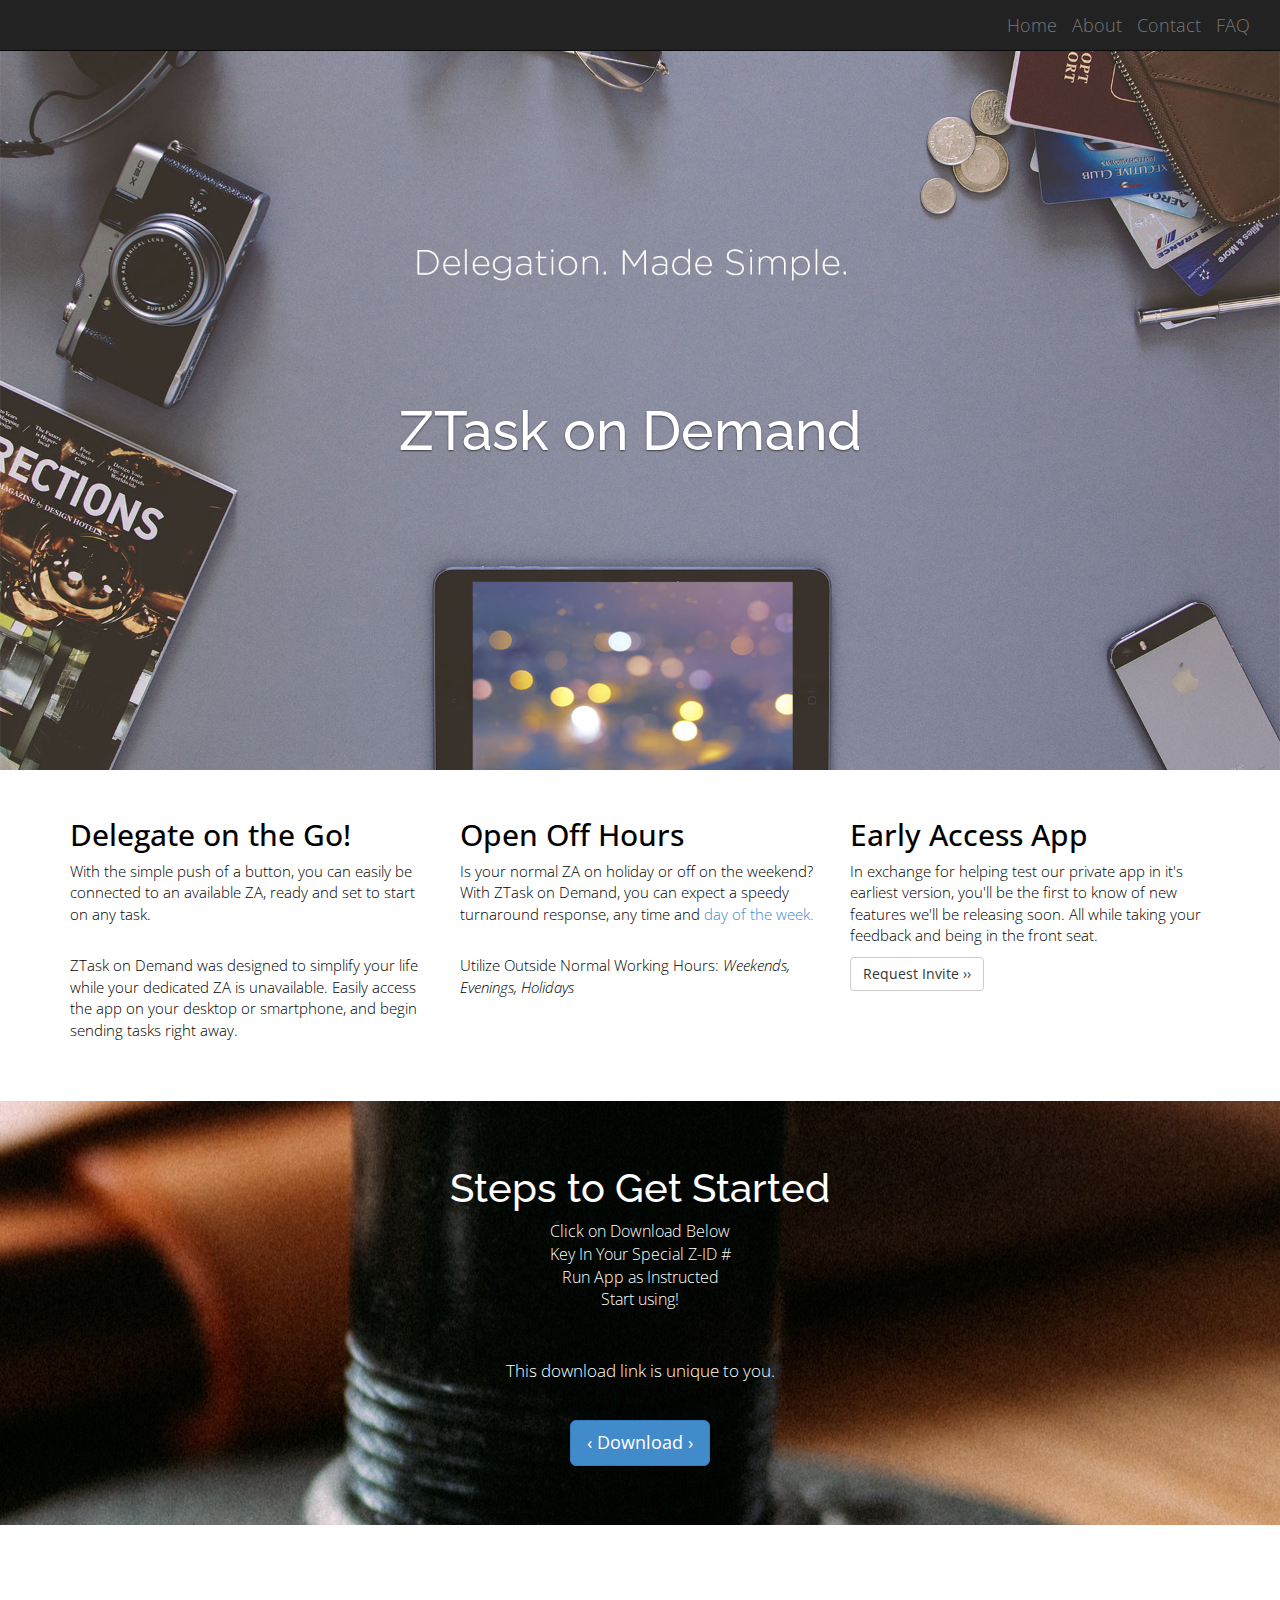
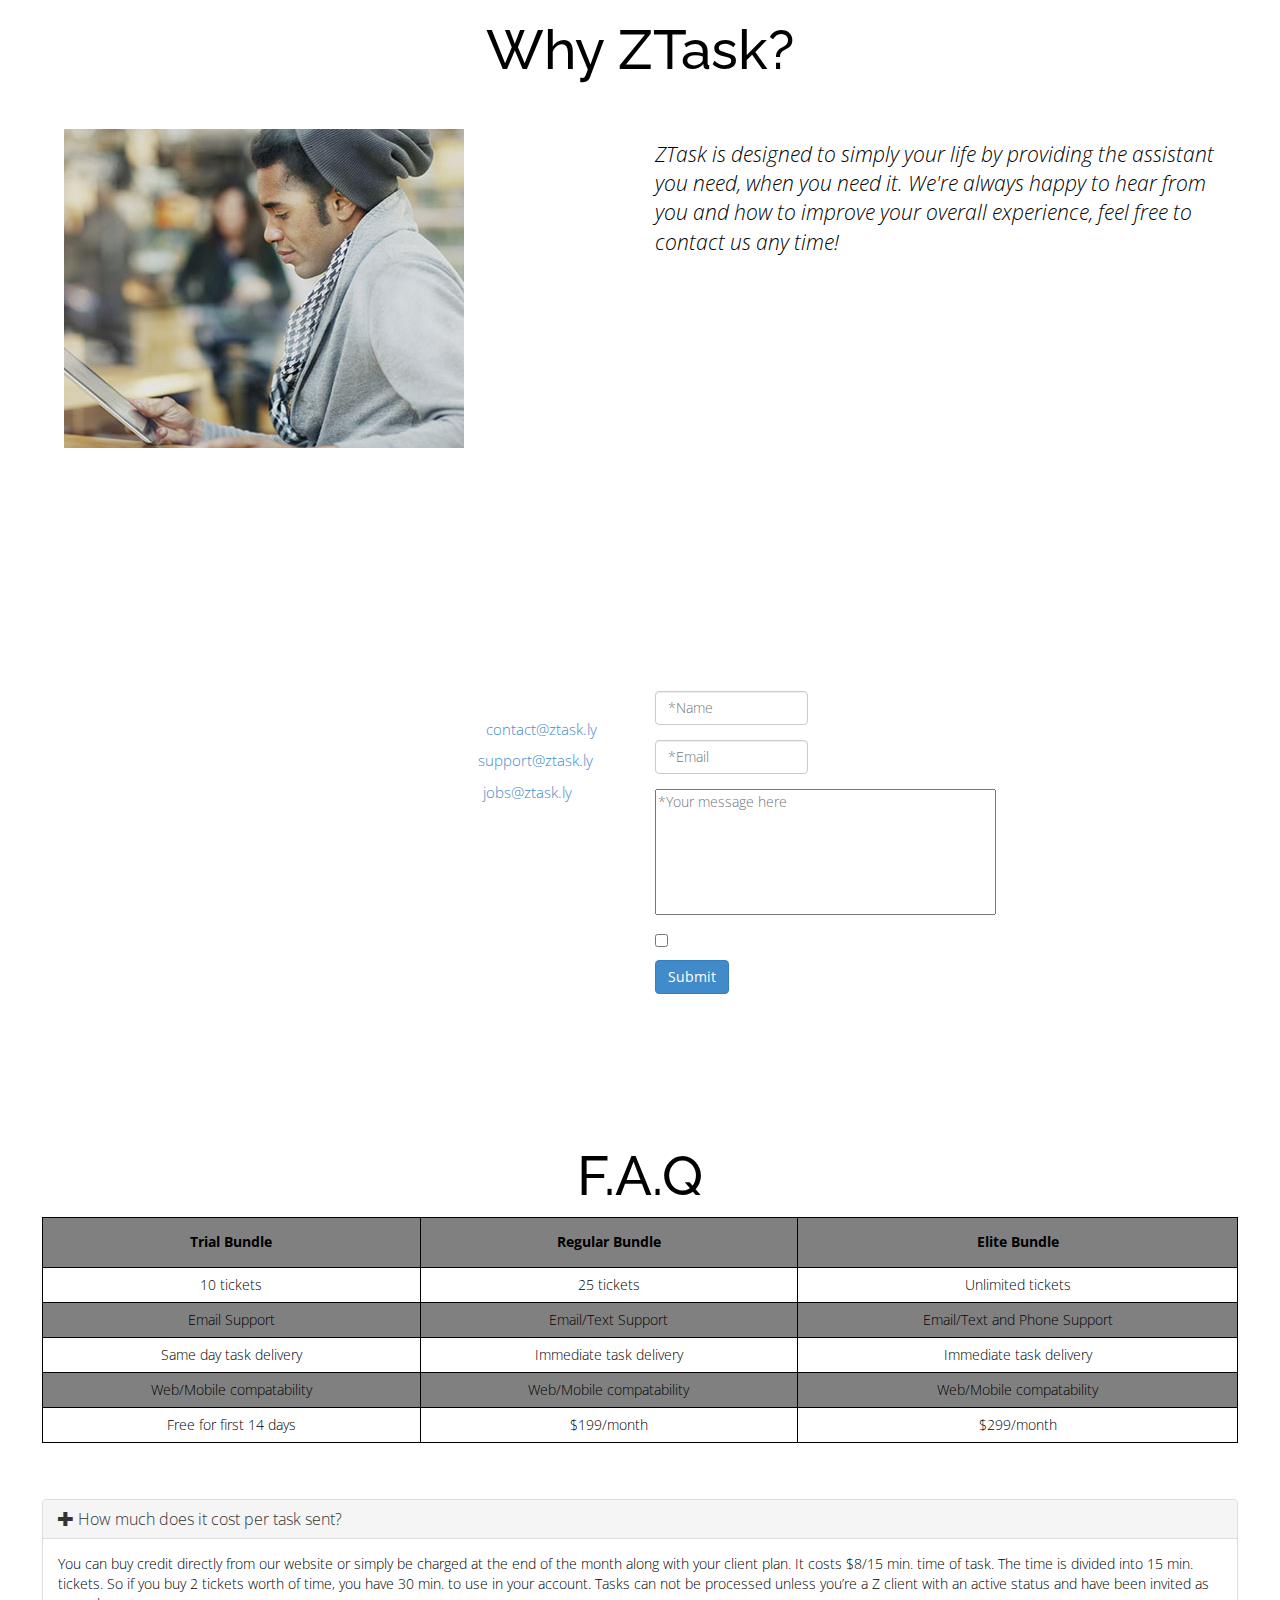
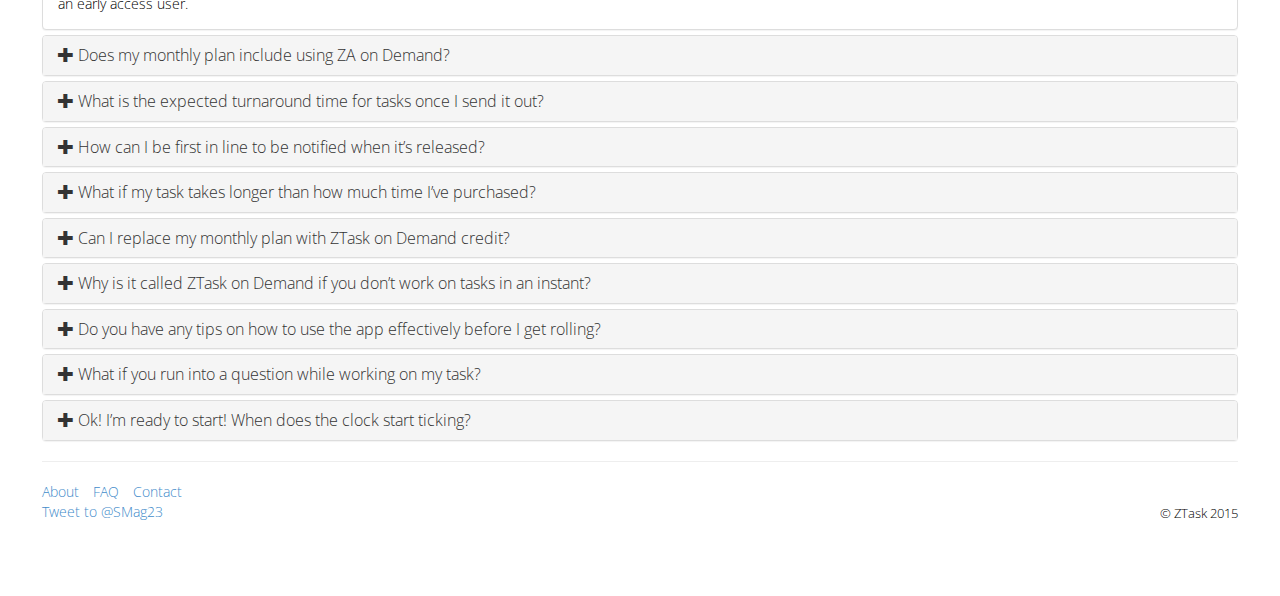
<file: index.html>
<!DOCTYPE html>
<html lang="en">
  <head>
    <meta charset="utf-8">
    <meta http-equiv="X-UA-Compatible" content="IE=edge">
    <meta name="viewport" content="width=device-width, initial-scale=1.0">
    <meta name="description" content="">
    <meta name="author" content="">
    <link rel="shortcut icon" href="favicon.png">

    <title>Delegation. Made Simple.</title>

    <!-- Bootstrap core CSS -->
    <link href="css/bootstrap.css" rel="stylesheet">

    <!-- Custom styles for this template -->
    <link href="styles.css" rel="stylesheet">

    <link href='http://fonts.googleapis.com/css?family=Open+Sans:400,300' rel='stylesheet' type='text/css'>
    <link href='http://fonts.googleapis.com/css?family=Raleway:100' rel='stylesheet' type='text/css'>
  
    <!-- Just for debugging purposes. Don't actually copy this line! -->
    <!--[if lt IE 9]><script src="../../docs-assets/js/ie8-responsive-file-warning.js"></script><![endif]-->

    <!-- HTML5 shim and Respond.js IE8 support of HTML5 elements and media queries -->
    <!--[if lt IE 9]>
      <script src="https://oss.maxcdn.com/libs/html5shiv/3.7.0/html5shiv.js"></script>
      <script src="https://oss.maxcdn.com/libs/respond.js/1.3.0/respond.min.js"></script>
    <![endif]-->
    <style>
      ul {
        list-style-type: none;
        margin: 0;
        padding: 0;
      }

      textarea {
              color: black;
      }


    </style>
  </head>

  <body data-spy="scroll" data-target="#navbar">
   
  <nav>   <!--navbar starts here-->
    <nav id="navbar" class="navbar navbar-inverse navbar-fixed-top" role="navigation">
      <div class="container-fluid">
        <div class="navbar-header">
          <button type="button" class="navbar-toggle" data-toggle="collapse" data-target=".navbar-collapse">
            <span class="sr-only">Toggle navigation</span>
            <span class="icon-bar"></span>
            <span class="icon-bar"></span>
            <span class="icon-bar"></span>
          </button>
          <div class="navbar-collapse collapse">
            <ul class="nav navbar-nav">
              <li><a class="navbar-brand" href="#home"> Home </a></li>
              <li><a class="navbar-brand" href="#about"> About </a></li>
              <li><a class="navbar-brand" href="#contact"> Contact </a></li>
              <li><a class="navbar-brand" href="#faq"> FAQ </a></li>
            </ul>
          </div>
        </div>
      </div>
    </div> 
  </nav><!--navbar ends here-->

  <div class="container" id="home">
  </div>
    
  <div id="carousel-example-generic" class="carousel slide" data-ride="carousel">

    <!-- Wrapper for slides -->
    <div class="carousel-inner" role="listbox">
      <div class="item active">
        <img src="img/homepage2.jpg" alt="img/homepage2.jpg" class="img-responsive">
        <div class="carousel-caption hidden-xs">
          <h1 class="brandname-text">ZTask on Demand</h1>
        </div>
      </div>
    </div>
  </div>




    <div class="container">
      <!-- Example row of columns -->
      <div class="row">
        <div class="col-md-4">
          <h2>Delegate on the Go!</h2>
          <p>With the simple push of a button, you can easily be connected to an available ZA, ready and set to start on any task.</p>
          <br>
           <p>ZTask on Demand was designed to simplify your life while your dedicated ZA is unavailable. Easily access the app on your desktop or smartphone, and begin sending tasks right away.</p>
           <br>
        </div>
        <div class="col-md-4">
          <h2>Open Off Hours</h2>
          <p>Is your normal ZA on holiday or off on the weekend? With ZTask on Demand, you can expect a speedy turnaround response, any time and <a href="#" title="6 am - 9 pm EST" data-placement="bottom" id="mytooltip">day of the week.</a></p>
          <br>
          <p>Utilize Outside Normal Working Hours: <em>Weekends, Evenings, Holidays</em></p>
       </div>
        <div class="col-md-4">
          <h2>Early Access App</h2>
          <p>In exchange for helping test our private app in it's earliest version, you'll be the first to know of new features we'll be releasing soon. All while taking your feedback and being in the front seat.</p>
          <p>
            <a class="btn btn-default" href="#contact" title="Limited Time Only" data-placement="bottom" data-toggle="tooltip" role="button">Request Invite &rsaquo;&rsaquo;</a>
          </p>
        </div>
      </div>
    </div>

    <div class="download-box">
      <div class="container">
        <div class="row">
          <div class="col-xs-12 col-md-8 col-centered">
            <section>
              <h1>Steps to Get Started</h1>
                <ul>
                  <li>Click on Download Below</li>
                  <li>Key In Your Special Z-ID #</li>
                  <li>Run App as Instructed</li>
                  <li>Start using!</li>
                </ul>
                <br>
                <p>This download link is unique to you.</p>
              <p>
                <a class="btn btn-primary btn-lg" role="button" type="button" data-toggle="modal" data-target=".bs-example-modal-lg">&lsaquo; Download &rsaquo;</a>
                <div class="modal fade bs-example-modal-lg" tabindex="-1" role="dialog" aria-labelledby="myLargeModalLabel" aria-hidden="true" data-backdrop="static" data-keyboard="false" style="display: none;">
                  <div class="modal-dialog modal-lg">
                    <div class="modal-content">
                      <div class="modal-header">
                        <button type="button" class="close" data-dismiss="modal" aria-label="Close"><span aria-hidden="true">&times;</span></button>
                        <h4 class="modal-title" id="exampleModalLabel"> Official Resume</h4>
                      </div>
                      <div class="modal-body">
                        <iframe id="modalframe" src="img/sampleresume.pdf"></iframe>
                      </div>
                    </div>
                  </div>
                </div>
              </p>    
            </section>
          </div>
        </div>
      </div>
    </div>
    <br>

    <div class="containerabout" id="about">
      <h1>Why ZTask?</h1>
      <div class="row" id="aboutpage">
        <div class="col-xs-6 col-md-6 hidden-xs">
          <img src="img/model2.jpg" class="img-responsive">
        </div>
        <div class="col-xs-12 col-md-6">
          <p class="lead"><em>ZTask is designed to simply your life by providing the assistant you need, when you need it. We're always happy to hear from you and how to improve your overall experience, feel free to contact us any time!</em></p> 


        <!--Youtube video link-->
              <iframe width="320" height="180" src="https://www.youtube.com/embed/Pwrwf_8H25Y?showinfo=0" frameborder="0" allowfullscreen></iframe> 
        </div>
      </div>  
    </div>

    <br>

    <div class"containercontact" id="contact">
      <h1>Contact, Anytime</h1>
        <div class="row">
          <div class="col-xs-12 col-md-6">
            <address>
                <p>
                  <span class="glyphicon glyphicon-envelope"></span>
                  &nbsp;&nbsp;<strong>General Contact:</strong>&nbsp;
                  <a href="mailto:contact@ztask.ly">contact@ztask.ly</a>
                </p>
                <p>
                  <span class="glyphicon glyphicon-earphone"></span>
                  &nbsp;&nbsp;<strong>Client Support:</strong>&nbsp;
                  <a href="mailto:support@ztask.ly">support@ztask.ly</a>
                </p>
                <p>
                  <span class="glyphicon glyphicon-briefcase"></span>
                  &nbsp;&nbsp;<strong>Job Inquiries:</strong>&nbsp;
                  <a href="mailto:jobs@ztask.ly">jobs@ztask.ly</a>
                </p>            
            </address>
          </div> 
          <div class="col-xs-12 col-md-6 hidden-xs">
          <form>
            <div class="form-group">
              <label class="sr-only" for="name">First Name</label>
              <input type="name" class="form-control" id="name" placeholder="*Name" required="required" name="fullname"></input>
            </div>
            <div class="form-group">
              <label class="sr-only" for="email">Email Address</label>
              <input type="email" class="form-control" id="email" placeholder="*Email" required="required" name="email" x-moz-errormessage="This is not a valid email"></input>
            </div>
            <div class-"form-group">
              <label class="sr-only" for="message">Text Box</label>
                <textarea style="resize:none" id="message" cols="40" rows="6" placeholder="*Your message here" name="message" required="required"></textarea>
                <p id="char-count"></p>
            </div> 
            <div class="checkbox">
              <label>
                <input type="checkbox"> Sign me up as a ZTask Early User
              </label> 
            </div>
            <button type="submit" class="btn btn-primary">Submit</button>
            <p id="visible-comment"></p>  
          </form>
          </div> 
        </div>   
    </div>
    <br>
    <!--Form starts here-->


    
    <div class="containerfaq" id="faq">
      <h1>F.A.Q</h1>
      <table>
        <tr class="my-row">
          <th><strong>Trial Bundle</strong></th>
          <th><strong>Regular Bundle</strong></th>
          <th><strong>Elite Bundle</strong></th>
        </tr>
        <tr class="my-row">
          <td>10 tickets</td>
          <td>25 tickets</td>
          <td>Unlimited tickets</td>
        </tr>
        <tr class="my-row">
          <td>Email Support</td>
          <td>Email/Text Support</td>
          <td>Email/Text and Phone Support</td>
        </tr>
        <tr class="my-row">
          <td>Same day task delivery</td>
          <td>Immediate task delivery</td>
          <td>Immediate task delivery</td>
        </tr>
        <tr class="my-row">
          <td>Web/Mobile compatability</td>
          <td>Web/Mobile compatability</td>
          <td>Web/Mobile compatability</td>
        </tr>
        <tr class="my-row">
          <td>Free for first 14 days</td>
          <td>$199/month</td>
          <td>$299/month</td>
        </tr>
      </table>
      <div class="panel-group" id="accordion" role="tablist" aria-multiselectable="true">
        <div class="panel panel-default">
          <div class="panel-heading" role="tab" id="headingOne">
            <h4 class="panel-title">
              <a data-toggle="collapse" data-parent="#accordion" href="#collapseOne" aria-expanded="true" aria-controls="collapseOne"><span class="glyphicon glyphicon-plus"></span>
                How much does it cost per task sent?
              </a>
            </h4>
          </div>
          <div id="collapseOne" class="panel-collapse collapse in" role="tabpanel" aria-labelledby="headingOne">
            <div class="panel-body">
              You can buy credit directly from our website or simply be charged at the end of the month along with your client plan. It costs $8/15 min. time of task. The time is divided into 15 min. tickets. So if you buy 2 tickets worth of time, you have 30 min. to use in your account. Tasks can not be processed unless you’re a Z client with an active status and have been invited as an early access user.
            </div>
          </div>
        </div>
      <div class="panel panel-default">
        <div class="panel-heading" role="tab" id="headingTwo">
          <h4 class="panel-title">
            <a class="collapsed" data-toggle="collapse" data-parent="#accordion" href="#collapseTwo" aria-expanded="false" aria-controls="collapseTwo"><span class="glyphicon glyphicon-plus"></span>
              Does my monthly plan include using ZA on Demand?
            </a>
          </h4>
        </div>
        <div id="collapseTwo" class="panel-collapse collapse" role="tabpanel" aria-labelledby="headingTwo">
          <div class="panel-body">
            No, it currently does not. ZTask on Demand is an additional early access web app charged separately from your monthly plan.
          </div>
        </div>
      </div>
      <div class="panel panel-default">
        <div class="panel-heading" role="tab" id="headingThree">
          <h4 class="panel-title">
            <a class="collapsed" data-toggle="collapse" data-parent="#accordion" href="#collapseThree" aria-expanded="false" aria-controls="collapseThree"><span class="glyphicon glyphicon-plus"></span>
              What is the expected turnaround time for tasks once I send it out?
            </a>
          </h4>
        </div>
        <div id="collapseThree" class="panel-collapse collapse" role="tabpanel" aria-labelledby="headingThree">
          <div class="panel-body">
            We require you specify the expected turnaround time you prefer and we’ll do our best to deliver. For instance, if you need to find reservations for a limousine by Saturday morning and it’s Friday night, please specify a deadline (i.e Saturday at 9 am PST). We ask that clients be mindful and realistic when using the web app and expecting tasks to be received and worked on within a reasonable amount of time of prior notice (i.e sending a task at 9:30 am with a deadline at 10 am, same day, is not realistic).
          </div>
        </div>
      </div>
      <div class="panel panel-default">
        <div class="panel-heading" role="tab" id="headingFour">
          <h4 class="panel-title">
            <a class="collapsed" data-toggle="collapse" data-parent="#accordion" href="#collapseFour" aria-expanded="false" aria-controls="collapseFour"><span class="glyphicon glyphicon-plus"></span>
              How can I be first in line to be notified when it’s released?
            </a>
          </h4>
        </div>
        <div id="collapseFour" class="panel-collapse collapse" role="tabpanel" aria-labelledby="headingFour">
          <div class="panel-body">
            If you’re reading this, then you probably already are in the system!
          </div>
        </div>
      </div>
      <div class="panel panel-default">
        <div class="panel-heading" role="tab" id="headingFive">
          <h4 class="panel-title">
            <a class="collapsed" data-toggle="collapse" data-parent="#accordion" href="#collapseFive" aria-expanded="false" aria-controls="collapseFive"><span class="glyphicon glyphicon-plus"></span>
              What if my task takes longer than how much time I’ve purchased?
            </a>
          </h4>
        </div>
        <div id="collapseFive" class="panel-collapse collapse" role="tabpanel" aria-labelledby="headingFive">
          <div class="panel-body">
            We’ll notify you! There is a 5 min. grace period boundary that we allow. If your task goes outside of that boundary, we will be sure to notify you so more ticket(s) can be purchased. In the case, for example, you’ve purchased 15 min. of time, but it takes 20 min to complete the task, we won’t contact you. If it takes 10 min. to complete the task, we will charge you the complete ticket. No rollover of time is done.
          </div>
        </div>
      </div>
      <div class="panel panel-default">
        <div class="panel-heading" role="tab" id="headingSix">
          <h4 class="panel-title">
            <a class="collapsed" data-toggle="collapse" data-parent="#accordion" href="#collapseSix" aria-expanded="false" aria-controls="collapseSix"><span class="glyphicon glyphicon-plus"></span>
              Can I replace my monthly plan with ZTask on Demand credit?
            </a>
          </h4>
        </div>
        <div id="collapseSix" class="panel-collapse collapse" role="tabpanel" aria-labelledby="headingSix">
          <div class="panel-body">
            Not at this time. Again, you must be a current Z client with an active status in order to use ZTask on Demand. This is to make sure you only delegate emergency related or unexpected time sensitive tasks when your ZA is not around to ZTask on Demand. In the future, if the demand of incoming tasks rises, we may consider this a full client plan in itself with it’s own policies.
          </div>
        </div>
      </div>
      <div class="panel panel-default">
        <div class="panel-heading" role="tab" id="headingSeven">
          <h4 class="panel-title">
            <a class="collapsed" data-toggle="collapse" data-parent="#accordion" href="#collapseSeven" aria-expanded="false" aria-controls="collapseSeven"><span class="glyphicon glyphicon-plus"></span>
              Why is it called ZTask on Demand if you don’t work on tasks in an instant?
            </a>
          </h4>
        </div>
        <div id="collapseSeven" class="panel-collapse collapse" role="tabpanel" aria-labelledby="headingSeven">
          <div class="panel-body">
            Hey, we’re getting there! The point is to be available when your ZA is on holiday or unavailable on weekends/evenings. We have a limited number of staff that can handle your tasks in the case you wish to use the service.
          </div>
        </div>
      </div>
      <div class="panel panel-default">
        <div class="panel-heading" role="tab" id="headingEight">
          <h4 class="panel-title">
            <a class="collapsed" data-toggle="collapse" data-parent="#accordion" href="#collapseEight" aria-expanded="false" aria-controls="collapseEight"><span class="glyphicon glyphicon-plus"></span>
              Do you have any tips on how to use the app effectively before I get rolling?
            </a>
          </h4>
        </div>
        <div id="collapseEight" class="panel-collapse collapse" role="tabpanel" aria-labelledby="headingEight">
          <div class="panel-body">
            Our best suggestion is to <b>1) Specify a deadline</b> and <b>2) State a maximum time</b> (i.e "Please spend up to 4 tickets on this research task"). This will help us deliver the highest quality output of work in the least amount of time possible. The rest falls on your delegation/communication skills and how well you already use your ZA!
          </div>
        </div>
      </div>
      <div class="panel panel-default">
        <div class="panel-heading" role="tab" id="headingNine">
          <h4 class="panel-title">
            <a class="collapsed" data-toggle="collapse" data-parent="#accordion" href="#collapseNine" aria-expanded="false" aria-controls="collapseNine"><span class="glyphicon glyphicon-plus"></span>
              What if you run into a question while working on my task?
            </a>
          </h4>
        </div>
        <div id="collapseNine" class="panel-collapse collapse" role="tabpanel" aria-labelledby="headingNine">
          <div class="panel-body">
            We will notify you as soon as possible. The admin time it takes to contact you back via email will count towards your ticket time, so please be as clear as possible when sending in your task.
          </div>
        </div>
      </div>
      <div class="panel panel-default">
        <div class="panel-heading" role="tab" id="headingTen">
          <h4 class="panel-title">
            <a class="collapsed" data-toggle="collapse" data-parent="#accordion" href="#collapseTen" aria-expanded="false" aria-controls="collapseTen"><span class="glyphicon glyphicon-plus"></span>
              Ok! I’m ready to start! When does the clock start ticking?
            </a>
          </h4>
        </div>
        <div id="collapseTen" class="panel-collapse collapse" role="tabpanel" aria-labelledby="headingTen">
          <div class="panel-body">
            Once your task has been received by our dedicated ZTask staff, you will be notified it has been received with an estimated turnaround time that fits within your deadline!
          </div>
        </div>
      </div>
    </div>
    


      <hr>

      <footer>
        <ul class="list-inline">
          <li><a href="about.html">About</a></li>
          <li><a href="faq.html">FAQ</a></li>
          <li><a href="contact.html">Contact</a></li>
        </ul>
        <div class="twitter">
          <a href="https://twitter.com/intent/tweet?screen_name=SMag23&text=Hey%20there%2C%20sign%20me%20up%20as%20an%20early%20access%20user!" class="twitter-mention-button" data-related="SMag23" data-dnt="true">Tweet to @SMag23</a>
          <script>!function(d,s,id){var js,fjs=d.getElementsByTagName(s)[0],p=/^http:/.test(d.location)?'http':'https';if(!d.getElementById(id)){js=d.createElement(s);js.id=id;js.src=p+'://platform.twitter.com/widgets.js';fjs.parentNode.insertBefore(js,fjs);}}(document, 'script', 'twitter-wjs');</script>
        </div>

        <p class="text-right"><small>&copy; ZTask 2015</small></p>      

      </footer>


    <!-- Bootstrap core JavaScript
    ================================================== -->
    <!-- Placed at the end of the document so the pages load faster -->
    <script src="http://code.jquery.com/jquery-2.0.3.min.js"></script>
    <script src="js/jquery.media.js" type="text/javascript"></script>
  
    <script src="js/bootstrap.min.js"></script>
    <script type="text/javascript">
      var $root = $('html, body');
        $('.navbar-nav a').click(function() {
            var href = $.attr(this, 'href');
            $root.animate({
                scrollTop: $(href).offset().top 
            }, 500, function () {
                window.location.hash = href;
            });
            return false;
        });
    </script>
    <script>
     $(function () {
      $('#mytooltip').tooltip();
      $('[data-toggle="tooltip"]').tooltip();
        });
    </script>
    <script src="js/scripts.js"></script>

  </body>
</html>
</file>
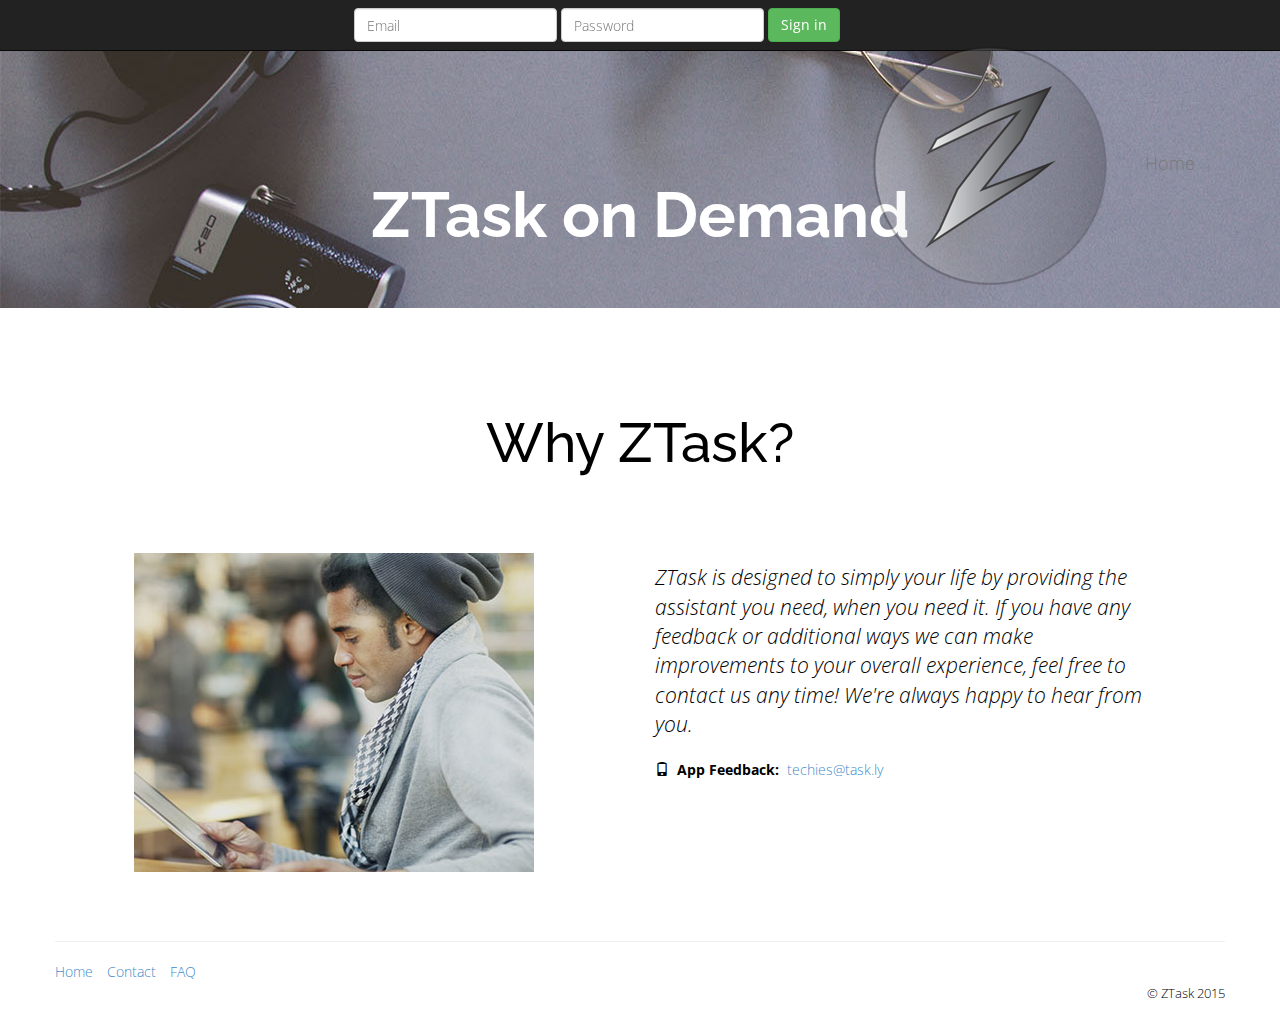
<file: about.html>
<!DOCTYPE html>
<html lang="en">
  <head>
    <meta charset="utf-8">
    <meta http-equiv="X-UA-Compatible" content="IE=edge">
    <meta name="viewport" content="width=device-width, initial-scale=1.0">
    <meta name="description" content="Taskly is an app which manages your to-do lists and organizes your notes">
    <meta name="author" content="CareerFoundry">
    <link rel="shortcut icon" href="favicon.png">

    <title>Hello World!</title>

    <!-- Bootstrap core CSS -->
    <link href="css/bootstrap.css" rel="stylesheet">

    <!-- Custom styles for this template -->
    <link href="styles.css" rel="stylesheet">

    <link href='http://fonts.googleapis.com/css?family=Open+Sans:400,300' rel='stylesheet' type='text/css'>
    <link href='http://fonts.googleapis.com/css?family=Raleway:100' rel='stylesheet' type='text/css'>


    <!-- Just for debugging purposes. Don't actually copy this line! -->
    <!--[if lt IE 9]><script src="../../docs-assets/js/ie8-responsive-file-warning.js"></script><![endif]-->

    <!-- HTML5 shim and Respond.js IE8 support of HTML5 elements and media queries -->
    <!--[if lt IE 9]>
      <script src="https://oss.maxcdn.com/libs/html5shiv/3.7.0/html5shiv.js"></script>
      <script src="https://oss.maxcdn.com/libs/respond.js/1.3.0/respond.min.js"></script>
    <![endif]-->
  </head>

  <body>


    <div class="navbar navbar-inverse navbar-fixed-top" role="navigation">
      <div class="container">
        <div class="navbar-header">
          <button type="button" class="navbar-toggle" data-toggle="collapse" data-target=".navbar-collapse">
            <span class="sr-only">Toggle navigation</span>
            <span class="icon-bar"></span>
            <span class="icon-bar"></span>
            <span class="icon-bar"></span>
          </button>
          <a class="navbar-brand" href="#"><img id="logo" src="img/zlogo.png"> Home</a>
        </div>
        <div class="navbar-collapse collapse">
          <form class="navbar-form navbar-right" role="form">
            <div class="form-group">
              <input type="text" placeholder="Email" class="form-control">
            </div>
            <div class="form-group">
              <input type="password" placeholder="Password" class="form-control">
            </div>
            <button type="submit" class="btn btn-success">Sign in</button>
          </form>
        </div><!--/.navbar-collapse -->
      </div>
    </div>

    <div class="jumbotron">
      <div class="container">
        <h1><strong>ZTask on Demand</strong></h1>
      </div>
    </div>


            <div class="container about">
              <div class="row">
               
              <h1>Why ZTask?</h1>
              <br>
              <div class="container">
                <div class="row" id="aboutpage">
                  <div class="col-xs-6 col-md-6">
                    <img src="img/model2.jpg" class="img-responsive">
                  </div>
                  <div class="col-xs-6 col-md-6">

                    <p class="lead"><em>ZTask is designed to simply your life by providing the assistant you need, when you need it. If you have any feedback or additional ways we can make improvements to your overall experience, feel free to contact us any time! We're always happy to hear from you.</em></p>  
                    <span class="glyphicon glyphicon-phone"></span>&nbsp;&nbsp;<strong>App Feedback:</strong>&nbsp;
                    <a href="mailto:contact@task.ly">techies@task.ly</a>      
                  </div>
                </div>
              </div>

            <hr>

              <footer>
                <ul class="list-inline">
                  <li><a href="index.html">Home</a></li>
                  <li><a href="contact.html">Contact</a></li>
                  <li><a href="faq.html">FAQ</a></li>
                </ul>
                <p class="text-right"><small>&copy; ZTask 2015</small></p>

                <div class="container">

                  <style>
                    ul {
                    list-style-type: none;
                    margin: 0;
                    padding: 0;
                    }
                  </style>

                </div>

              </footer> <!-- /container -->


    <!-- Bootstrap core JavaScript
    ================================================== -->
    <!-- Placed at the end of the document so the pages load faster -->
    <script src="https://code.jquery.com/jquery-1.10.2.min.js"></script>
    <script src="js/bootstrap.min.js"></script>
  </body>
</html>
</file>
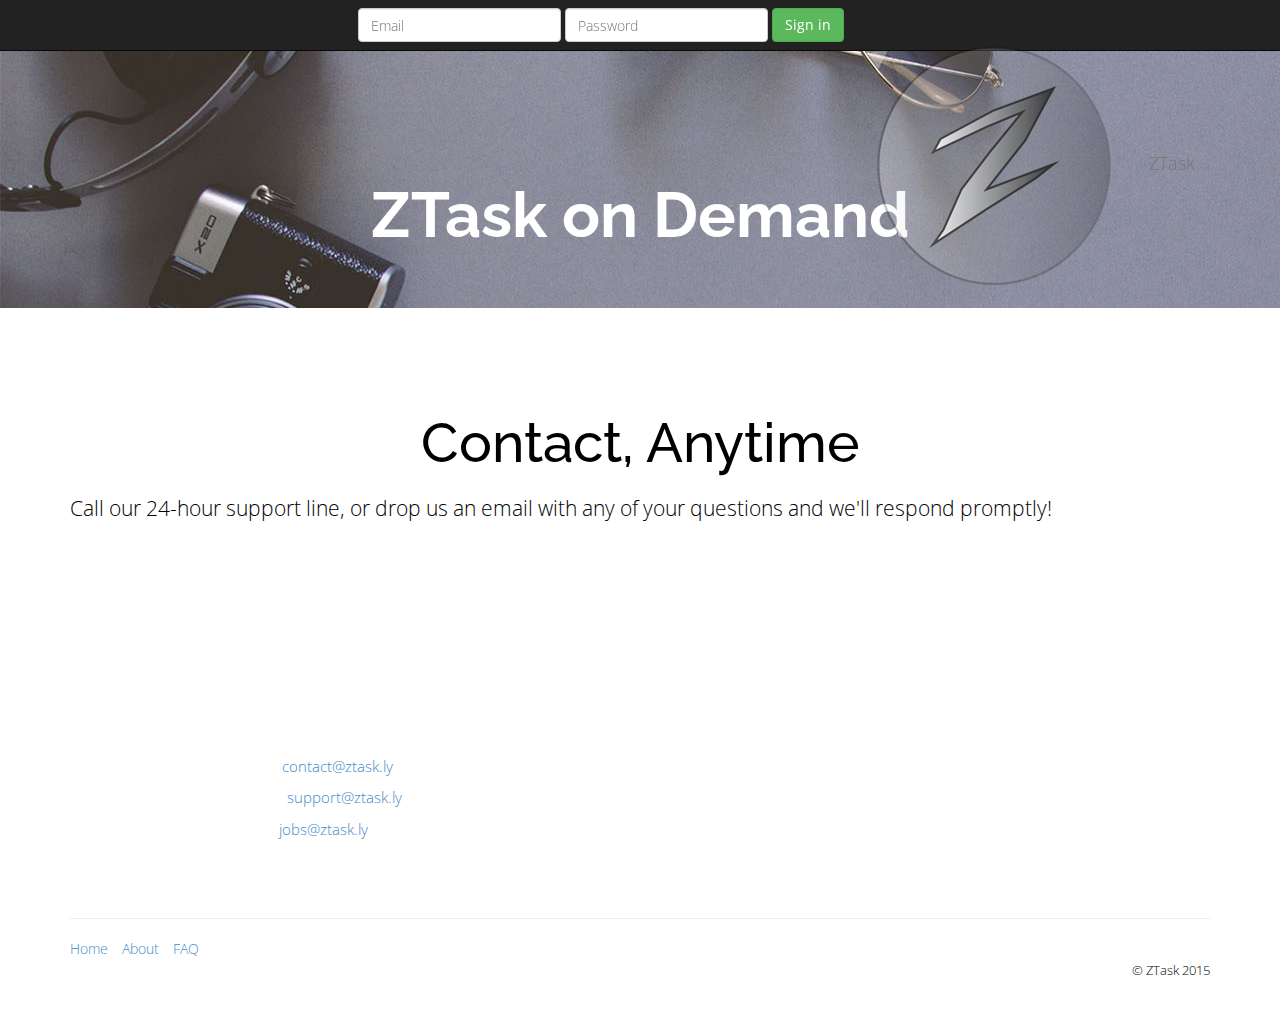
<file: contact.html>
<!DOCTYPE html>
<html lang="en">
  <head>
    <meta charset="utf-8">
    <meta http-equiv="X-UA-Compatible" content="IE=edge">
    <meta name="viewport" content="width=device-width, initial-scale=1.0">
    <meta name="description" content="Taskly is an app which manages your to-do lists and organizes your notes">
    <meta name="author" content="CareerFoundry">
    <link rel="shortcut icon" href="favicon.png">

    <title>Hello World!</title>

    <!-- Bootstrap core CSS -->
    <link href="css/bootstrap.css" rel="stylesheet">

    <!-- Custom styles for this template -->
    <link href="styles.css" rel="stylesheet">

    <link href='http://fonts.googleapis.com/css?family=Open+Sans:400,300' rel='stylesheet' type='text/css'>
    <link href='http://fonts.googleapis.com/css?family=Raleway:100' rel='stylesheet' type='text/css'>

    <!-- Just for debugging purposes. Don't actually copy this line! -->
    <!--[if lt IE 9]><script src="../../docs-assets/js/ie8-responsive-file-warning.js"></script><![endif]-->

    <!-- HTML5 shim and Respond.js IE8 support of HTML5 elements and media queries -->
    <!--[if lt IE 9]>
      <script src="https://oss.maxcdn.com/libs/html5shiv/3.7.0/html5shiv.js"></script>
      <script src="https://oss.maxcdn.com/libs/respond.js/1.3.0/respond.min.js"></script>
    <![endif]-->
  </head>

  <body>


    <div class="navbar navbar-inverse navbar-fixed-top" role="navigation">
      <div class="container">
        <div class="navbar-header">
          <button type="button" class="navbar-toggle" data-toggle="collapse" data-target=".navbar-collapse">
            <span class="sr-only">Toggle navigation</span>
            <span class="icon-bar"></span>
            <span class="icon-bar"></span>
            <span class="icon-bar"></span>
          </button>
          <a class="navbar-brand" href="#"><img id="logo" src="img/zlogo.png"> ZTask</a>
        </div>
        <div class="navbar-collapse collapse">
          <form class="navbar-form navbar-right" role="form">
            <div class="form-group">
              <input type="text" placeholder="Email" class="form-control">
            </div>
            <div class="form-group">
              <input type="password" placeholder="Password" class="form-control">
            </div>
            <button type="submit" class="btn btn-success">Sign in</button>
          </form>
        </div><!--/.navbar-collapse -->
      </div>
    </div>

    <div class="jumbotron">
      <div class="container">
        <h1><strong>ZTask on Demand</strong></h1>
      </div>
    </div>


        <div class="container contact">
          <h1>Contact, Anytime</h1>
          <p class="lead"> Call our 24-hour support line, or drop us an email with any of your questions and we'll respond promptly!</p>
          <div class="row">
            <div class="col-md-4">
              <address>
                <strong>ZTask Inc.</strong><br>
                123 Main Street<br>
                San Francisco, CA 94107<br>
                Phone: +1 (123) 456-7890
               </address>
                <address>
                  <p>
                    <span class="glyphicon glyphicon-envelope"></span>
                    &nbsp;&nbsp;<strong>General Contact:</strong>&nbsp;
                    <a href="mailto:contact@ztask.ly">contact@ztask.ly</a>
                  </p>
                  <p>
                    <span class="glyphicon glyphicon-earphone"></span>
                    &nbsp;&nbsp;<strong>Customer Support:</strong>&nbsp;
                    <a href="mailto:support@ztask.ly">support@ztask.ly</a>
                  </p>
                  <p>
                    <span class="glyphicon glyphicon-briefcase"></span>
                    &nbsp;&nbsp;<strong>Job Inquiries:</strong>&nbsp;
                    <a href="mailto:jobs@ztask.ly">jobs@ztask.ly</a>
                  </p>            
                </address> 
              </div>
            </div>

      <hr>

      <footer>
        <ul class="list-inline">
          <li><a href="index.html">Home</a></li>
          <li><a href="about.html">About</a></li>
          <li><a href="faq.html">FAQ</a></li>
        </ul>
          <p class="text-right"><small>&copy; ZTask 2015</small></p>

        <div class="container">

          <style>
            ul {
            list-style-type: none;
            margin: 0;
            padding: 0;
            }
          </style>
        </div>
      </footer> <!-- /container -->


    <!-- Bootstrap core JavaScript
    ================================================== -->
    <!-- Placed at the end of the document so the pages load faster -->
    <script src="https://code.jquery.com/jquery-1.10.2.min.js"></script>
    <script src="js/bootstrap.min.js"></script>
  </body>
</html>
</file>
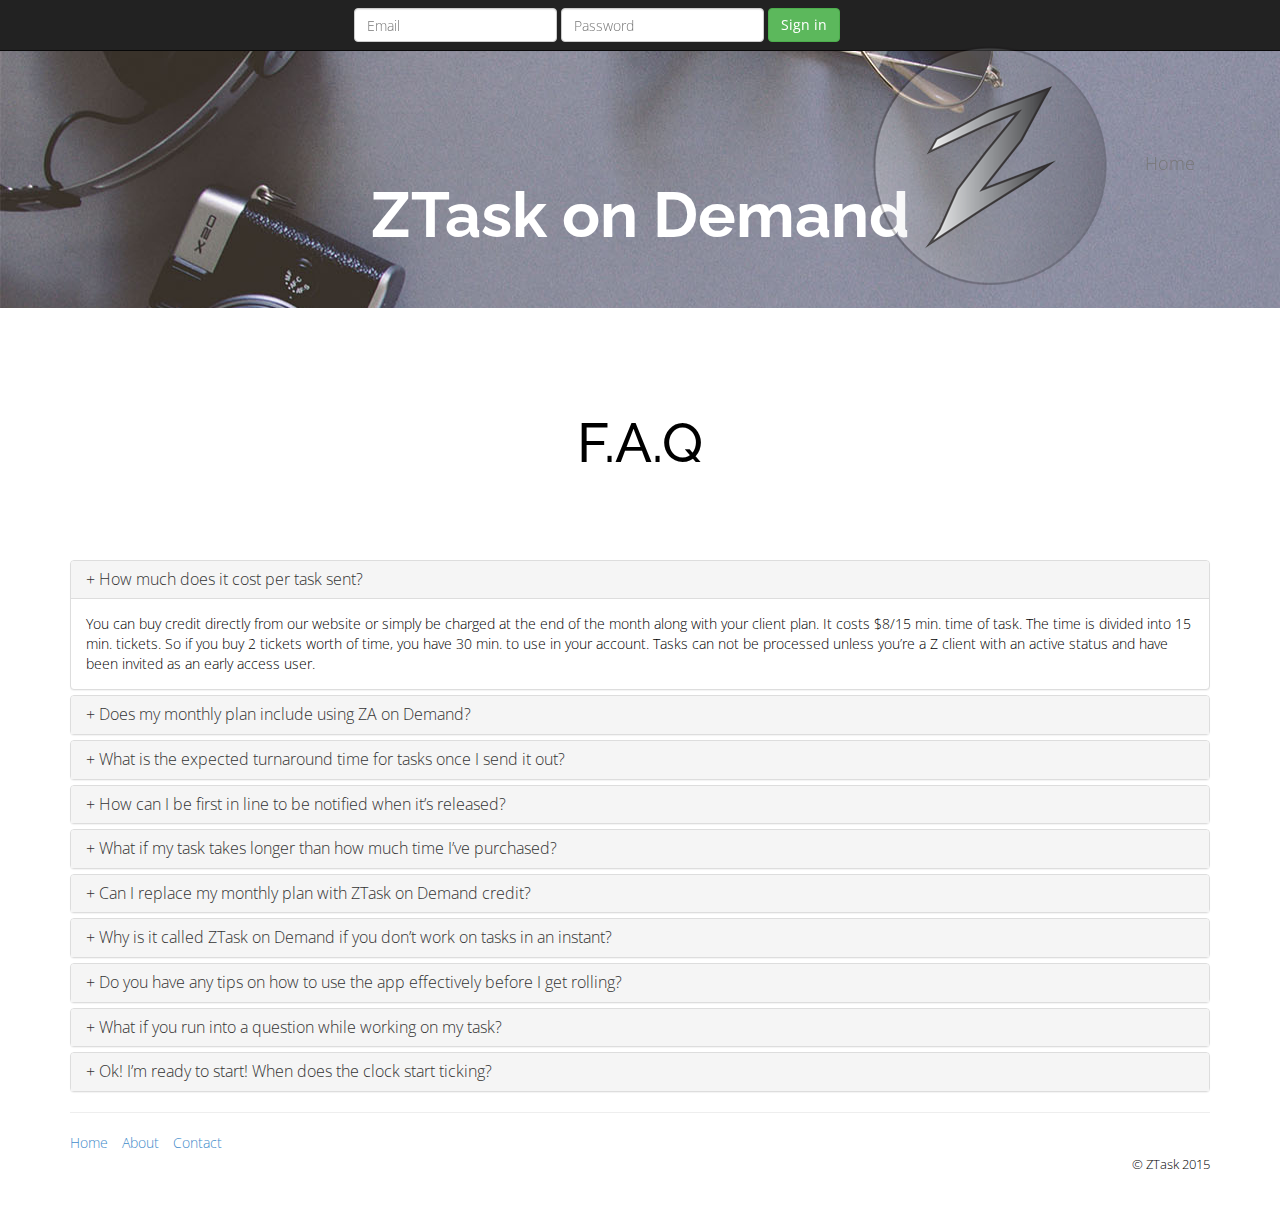
<file: faq.html>
<!DOCTYPE html>
<html lang="en">
  <head>
    <meta charset="utf-8">
    <meta http-equiv="X-UA-Compatible" content="IE=edge">
    <meta name="viewport" content="width=device-width, initial-scale=1.0">
    <meta name="description" content="">
    <meta name="author" content="">
    <link rel="shortcut icon" href="favicon.png">

    <title>Hello World!</title>

    <!-- Bootstrap core CSS -->
    <link href="css/bootstrap.css" rel="stylesheet">

    <!-- Custom styles for this template -->
    <link href="styles.css" rel="stylesheet">

    <link href='http://fonts.googleapis.com/css?family=Open+Sans:400,300' rel='stylesheet' type='text/css'>
    <link href='http://fonts.googleapis.com/css?family=Raleway:100' rel='stylesheet' type='text/css'>

    <!-- Just for debugging purposes. Don't actually copy this line! -->
    <!--[if lt IE 9]><script src="../../docs-assets/js/ie8-responsive-file-warning.js"></script><![endif]-->

    <!-- HTML5 shim and Respond.js IE8 support of HTML5 elements and media queries -->
    <!--[if lt IE 9]>
      <script src="https://oss.maxcdn.com/libs/html5shiv/3.7.0/html5shiv.js"></script>
      <script src="https://oss.maxcdn.com/libs/respond.js/1.3.0/respond.min.js"></script>
    <![endif]-->
  </head>

  <body>

    
    <div class="navbar navbar-inverse navbar-fixed-top" role="navigation">
      <div class="container">
        <div class="navbar-header">
          <button type="button" class="navbar-toggle" data-toggle="collapse" data-target=".navbar-collapse">
            <span class="sr-only">Toggle navigation</span>
            <span class="icon-bar"></span>
            <span class="icon-bar"></span>
            <span class="icon-bar"></span>
          </button>
          <a class="navbar-brand" href="#"><img id="logo" src="img/zlogo.png"> Home</a>
        </div>
        <div class="navbar-collapse collapse">
          <form class="navbar-form navbar-right" role="form">
            <div class="form-group">
              <input type="text" placeholder="Email" class="form-control">
            </div>
            <div class="form-group">
              <input type="password" placeholder="Password" class="form-control">
            </div>
            <button type="submit" class="btn btn-success">Sign in</button>
          </form>
        </div><!--/.navbar-collapse -->
      </div>
    </div>

    <div class="jumbotron">
      <div class="container">
        <h1><strong>ZTask on Demand</strong></h1>
      </div>
    </div>

      <div class="container faq">
              <div class="row">
               
              <h1>F.A.Q</h1>
              <br>
              </div>


  <div class="panel-group" id="accordion" role="tablist" aria-multiselectable="true">
    <div class="panel panel-default">
      <div class="panel-heading" role="tab" id="headingOne">
        <h4 class="panel-title">
          <a data-toggle="collapse" data-parent="#accordion" href="#collapseOne" aria-expanded="true" aria-controls="collapseOne"><span class="glyphic on glyphicon-plus"></span>
            How much does it cost per task sent?
          </a>
        </h4>
      </div>
      <div id="collapseOne" class="panel-collapse collapse in" role="tabpanel" aria-labelledby="headingOne">
        <div class="panel-body">
          You can buy credit directly from our website or simply be charged at the end of the month along with your client plan. It costs $8/15 min. time of task. The time is divided into 15 min. tickets. So if you buy 2 tickets worth of time, you have 30 min. to use in your account. Tasks can not be processed unless you’re a Z client with an active status and have been invited as an early access user.
        </div>
      </div>
    </div>
  <div class="panel panel-default">
    <div class="panel-heading" role="tab" id="headingTwo">
      <h4 class="panel-title">
        <a class="collapsed" data-toggle="collapse" data-parent="#accordion" href="#collapseTwo" aria-expanded="false" aria-controls="collapseTwo"><span class="glyphic on glyphicon-plus"></span>
          Does my monthly plan include using ZA on Demand?
        </a>
      </h4>
    </div>
    <div id="collapseTwo" class="panel-collapse collapse" role="tabpanel" aria-labelledby="headingTwo">
      <div class="panel-body">
        No, it currently does not. ZTask on Demand is an additional early access web app charged separately from your monthly plan.
      </div>
    </div>
  </div>
  <div class="panel panel-default">
    <div class="panel-heading" role="tab" id="headingThree">
      <h4 class="panel-title">
        <a class="collapsed" data-toggle="collapse" data-parent="#accordion" href="#collapseThree" aria-expanded="false" aria-controls="collapseThree"><span class="glyphic on glyphicon-plus"></span>
          What is the expected turnaround time for tasks once I send it out?
        </a>
      </h4>
    </div>
    <div id="collapseThree" class="panel-collapse collapse" role="tabpanel" aria-labelledby="headingThree">
      <div class="panel-body">
        We require you specify the expected turnaround time you prefer and we’ll do our best to deliver. For instance, if you need to find reservations for a limousine by Saturday morning and it’s Friday night, please specify a deadline (i.e Saturday at 9 am PST). We ask that clients be mindful and realistic when using the web app and expecting tasks to be received and worked on within a reasonable amount of time of prior notice (i.e sending a task at 9:30 am with a deadline at 10 am, same day, is not realistic).
      </div>
    </div>
  </div>
  <div class="panel panel-default">
    <div class="panel-heading" role="tab" id="headingFour">
      <h4 class="panel-title">
        <a class="collapsed" data-toggle="collapse" data-parent="#accordion" href="#collapseFour" aria-expanded="false" aria-controls="collapseFour"><span class="glyphic on glyphicon-plus"></span>
          How can I be first in line to be notified when it’s released?
        </a>
      </h4>
    </div>
    <div id="collapseFour" class="panel-collapse collapse" role="tabpanel" aria-labelledby="headingFour">
      <div class="panel-body">
        If you’re reading this, then you probably already are in the system!
      </div>
    </div>
  </div>
  <div class="panel panel-default">
    <div class="panel-heading" role="tab" id="headingFive">
      <h4 class="panel-title">
        <a class="collapsed" data-toggle="collapse" data-parent="#accordion" href="#collapseFive" aria-expanded="false" aria-controls="collapseFive"><span class="glyphic on glyphicon-plus"></span>
          What if my task takes longer than how much time I’ve purchased?
        </a>
      </h4>
    </div>
    <div id="collapseFive" class="panel-collapse collapse" role="tabpanel" aria-labelledby="headingFive">
      <div class="panel-body">
        We’ll notify you! There is a 5 min. grace period boundary that we allow. If your task goes outside of that boundary, we will be sure to notify you so more ticket(s) can be purchased. In the case, for example, you’ve purchased 15 min. of time, but it takes 20 min to complete the task, we won’t contact you. If it takes 10 min. to complete the task, we will charge you the complete ticket. No rollover of time is done.
      </div>
    </div>
  </div>
  <div class="panel panel-default">
    <div class="panel-heading" role="tab" id="headingSix">
      <h4 class="panel-title">
        <a class="collapsed" data-toggle="collapse" data-parent="#accordion" href="#collapseSix" aria-expanded="false" aria-controls="collapseSix"><span class="glyphic on glyphicon-plus"></span>
          Can I replace my monthly plan with ZTask on Demand credit?
        </a>
      </h4>
    </div>
    <div id="collapseSix" class="panel-collapse collapse" role="tabpanel" aria-labelledby="headingSix">
      <div class="panel-body">
        Not at this time. Again, you must be a current Z client with an active status in order to use ZTask on Demand. This is to make sure you only delegate emergency related or unexpected time sensitive tasks when your ZA is not around to ZTask on Demand. In the future, if the demand of incoming tasks rises, we may consider this a full client plan in itself with it’s own policies.
      </div>
    </div>
  </div>
  <div class="panel panel-default">
    <div class="panel-heading" role="tab" id="headingSeven">
      <h4 class="panel-title">
        <a class="collapsed" data-toggle="collapse" data-parent="#accordion" href="#collapseSeven" aria-expanded="false" aria-controls="collapseSeven"><span class="glyphic on glyphicon-plus"></span>
          Why is it called ZTask on Demand if you don’t work on tasks in an instant?
        </a>
      </h4>
    </div>
    <div id="collapseSeven" class="panel-collapse collapse" role="tabpanel" aria-labelledby="headingSeven">
      <div class="panel-body">
        Hey, we’re getting there! The point is to be available when your ZA is on holiday or unavailable on weekends/evenings. We have a limited number of staff that can handle your tasks in the case you wish to use the service.
      </div>
    </div>
  </div>
  <div class="panel panel-default">
    <div class="panel-heading" role="tab" id="headingEight">
      <h4 class="panel-title">
        <a class="collapsed" data-toggle="collapse" data-parent="#accordion" href="#collapseEight" aria-expanded="false" aria-controls="collapseEight"><span class="glyphic on glyphicon-plus"></span>
          Do you have any tips on how to use the app effectively before I get rolling?
        </a>
      </h4>
    </div>
    <div id="collapseEight" class="panel-collapse collapse" role="tabpanel" aria-labelledby="headingEight">
      <div class="panel-body">
        Our best suggestion is to <b>1) Specify a deadline</b> and <b>2) State a maximum time</b> (i.e "Please spend up to 4 tickets on this research task"). This will help us deliver the highest quality output of work in the least amount of time possible. The rest falls on your delegation/communication skills and how well you already use your ZA!
      </div>
    </div>
  </div>
  <div class="panel panel-default">
    <div class="panel-heading" role="tab" id="headingNine">
      <h4 class="panel-title">
        <a class="collapsed" data-toggle="collapse" data-parent="#accordion" href="#collapseNine" aria-expanded="false" aria-controls="collapseNine"><span class="glyphic on glyphicon-plus"></span>
          What if you run into a question while working on my task?
        </a>
      </h4>
    </div>
    <div id="collapseNine" class="panel-collapse collapse" role="tabpanel" aria-labelledby="headingNine">
      <div class="panel-body">
        We will notify you as soon as possible. The admin time it takes to contact you back via email will count towards your ticket time, so please be as clear as possible when sending in your task.
      </div>
    </div>
  </div>
  <div class="panel panel-default">
    <div class="panel-heading" role="tab" id="headingTen">
      <h4 class="panel-title">
        <a class="collapsed" data-toggle="collapse" data-parent="#accordion" href="#collapseTen" aria-expanded="false" aria-controls="collapseTen"><span class="glyphic on glyphicon-plus"></span>
          Ok! I’m ready to start! When does the clock start ticking?
        </a>
      </h4>
    </div>
    <div id="collapseTen" class="panel-collapse collapse" role="tabpanel" aria-labelledby="headingTen">
      <div class="panel-body">
        Once your task has been received by our dedicated ZTask staff, you will be notified it has been received with an estimated turnaround time that fits within your deadline!
      </div>
    </div>
  </div>

      <hr>

      <footer>
        <ul class="list-inline">
          <li><a href="index.html">Home</a></li>
          <li><a href="about.html">About</a></li>
          <li><a href="contact.html">Contact</a></li>
        </ul>
        <p class="text-right"><small>&copy; ZTask 2015</small></p>

        <div class="container">

          <style>
            ul {
            list-style-type: none;
            margin: 0;
            padding: 0;
            }
          </style>

      </footer>
    </div> <!-- /container -->


    <!-- Bootstrap core JavaScript
    ================================================== -->
    <!-- Placed at the end of the document so the pages load faster -->
    <script src="https://code.jquery.com/jquery-1.10.2.min.js"></script>
    <script src="js/bootstrap.min.js"></script>
  </body>
</html>
</file>
<file: styles.css>
/* Font weight belongs on top */
* {
 font-weight: 200;
}

/* Font family */
@font-face {
 font-family: GothamRoundBook;
 src: url(fonts/GothamRnd-Book.otf);
}

/* Navigation Bar */
.navbar-header {
 float: right;
}

/* Responsive image feature */
.img-responsive {
 display: block;
 max-width: 100%;
 height: auto;
}

/* Jumbotron is for default heading on linked pages */
.jumbotron { 
 background-image: url("img/homepage2.jpg"); 
}

.jumbotron h1 { 
 color: white; 
 text-align: center; 
}

.jumbotron strong {
 color: white; 
}

.jumbotron p { 
 color: white; 
}

/* First line of editable text on hero image background */
.brandname-text { 
 text-align: center;
 font-family: 'Raleway', sans-serif;
 font-size: 3.929em;
 padding-top: 1em;
}

/* Heading of each section i.e About, Contact, FAQ */
h1 {
 text-align: center;
 font-family: 'Raleway', sans-serif;
 font-size: 3.929em;
 padding-top: 1em;
}

/* Positiong of hero image background and h1 */
.carousel-caption { 
 color: white; 
 padding-bottom: 2em;
}

.carousel-inner h1 {
 position: relative;
 top: -250px;
 right: 10px;
 font-family: 'Raleway', sans-serif;
 font-size: 55px;
}

/* Body and paragraph text */
body {
 position: relative;
 padding-top: 3.571em;
 padding-bottom: 1.429em;
 background-color: #ffffff;
 color: #000000;
 font-family: 'Open Sans', sans-serif;
}
 
p {
 font-family: 'Open Sans', sans-serif;
 font-size: 1.071em;
 line-height: 1.429em;
}

/* Columns of the 3 description boxes */ 
.col-md-4 {
 padding-top: 2em;
}

/* Download box area */
.download-box { 
 padding-top: 0.357em; 
 margin-top: 2.143em; 
 margin bottom: 2.143em; 
 background-image: url("img/compass.jpeg"); 
 background-position: 90% 40%; 
}

.col-centered {
 float: none;
 margin: auto;
}

.download-box h1 { 
 text-align: center; 
 font-size: 2.5em; 
 color: white; 
}

.download-box section { 
 text-align: center; 
 font-size: 1.143em; 
 color: white;
}

.download-box p { 
 text-align: center; 
 margin-top: 0.714em; 
 padding: 0.714em; 
 color: white; 
}

/* Modal window positioning */
iframe { 
 padding: 0;
 margin: auto;
}

.modal-body {
 height: 35.714em;
}

#modalframe {
 padding: 0.714em;
 width: 100%;
 height: 100%;
}

/* Text color inside modal window */
h4 {
 color: black;
} 

/* About area begins */
#aboutpage { 
 padding: 2.5em; 
 margin: 1em; 
 width: auto;
 display: block; 
}

/* About area text */
.lead { 
 padding-top: 0.5em; 
}

/* Contact area begins */
#contact {
 background-image: url("img/contactbackground1.jpg");
 background-attachment: fixed;
 background-size: cover;
 color: white;
 padding: 1em;
 padding-bottom: 2em;
 height: 34.143em;
 background-position: 50% 20%; 
}

/* Contact area text */
address {
 color: #ffffff;
 float: right;
 padding: 2em;
 text-align: center;
}

/* Form positioning begins */
form { 
 display: block; 
}

.form-group { 
 color: black; 
}

.form-control { 
 width: 25%; 
}

/* FAQ area begins */
#faq { 
 color: black;
 padding: 1em;
 margin: 2em;
}

/* Zebra-striped table */
table {
 width: 100%;
 padding-bottom: 2em;
}

table, td, th {
 border: 1px solid black;
}

th {
 height: 3.571em;
 text-align: center;
}

td {
 padding: .5em;
 height: .5em;
 text-align: center;
}

/* Column boxes for FAQ section */
#accordion {
 padding-top: 4em;
}

.panel-body {
 color: black; 
 font-family: 'Open Sans', sans-serif;
}

/* Twitter icon positioning */
.twitter { 
 float: left; 
}
</file>
